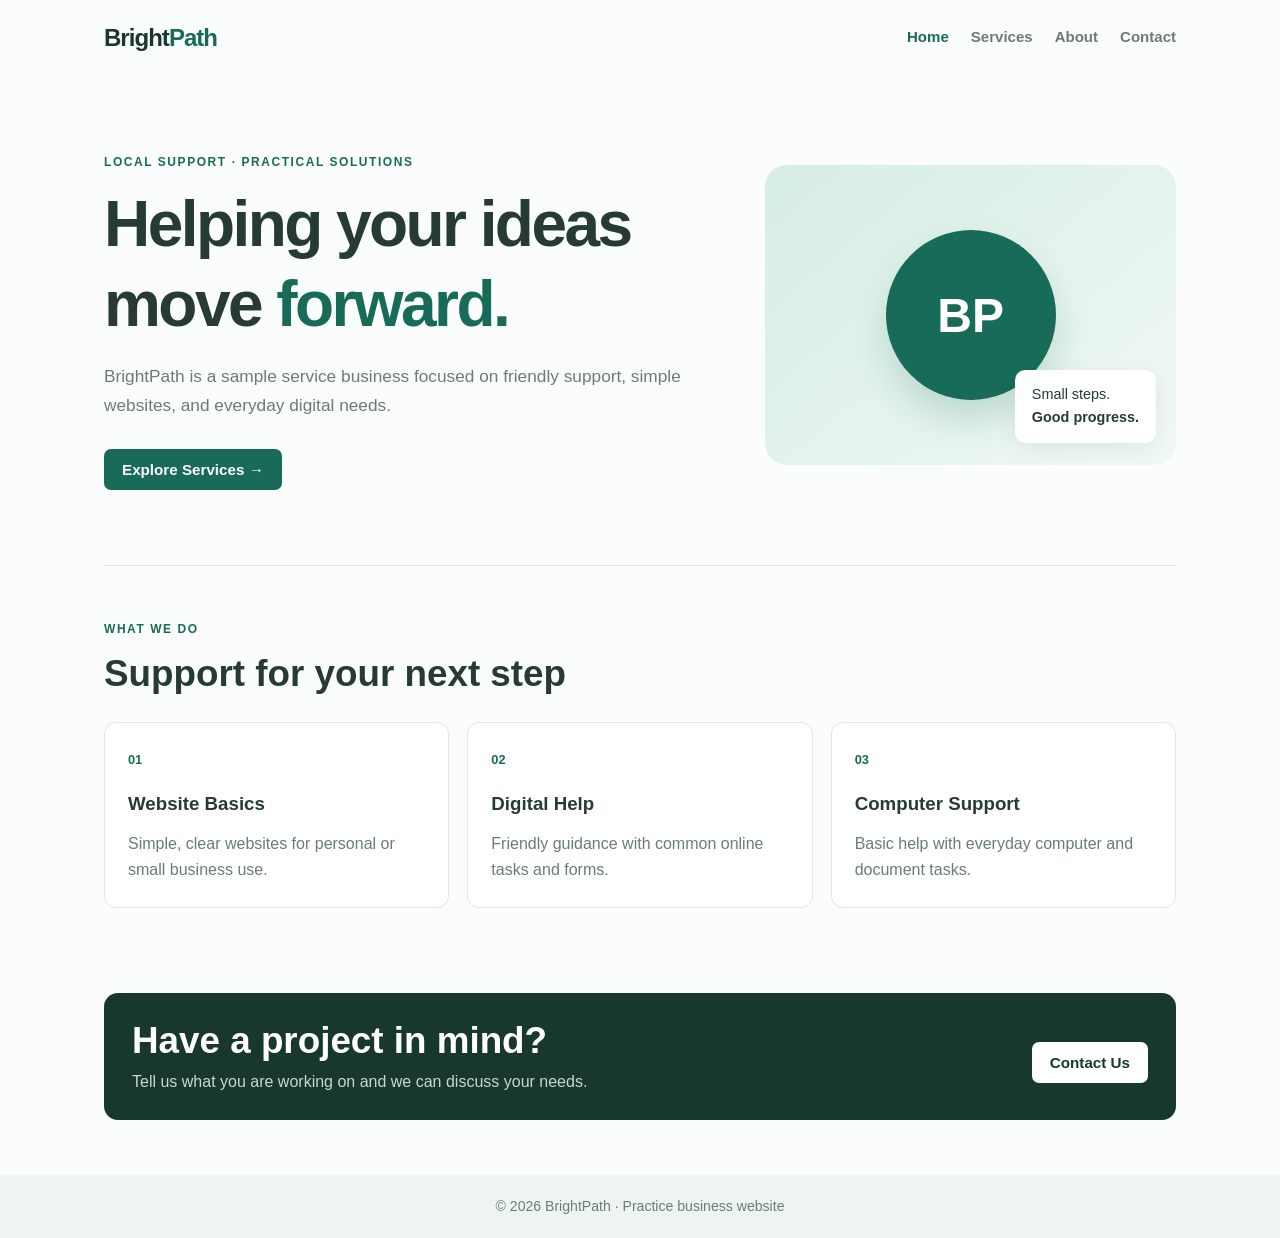
<file: index.html>
<!doctype html>
<html lang="en">
  <head>
    <meta charset="UTF-8" />
    <meta name="viewport" content="width=device-width, initial-scale=1.0" />
    <title>BrightPath | Home</title>
    <link rel="stylesheet" href="style.css" />
  </head>
  <body>
    <header class="header">
      <a class="logo" href="index.html">Bright<span>Path</span></a>
      <nav>
        <a class="active" href="index.html">Home</a>
         <a href="services.html">Services</a>
        <a href="about.html">About</a>
        <a href="contact.html">Contact</a>
      </nav>
    </header>
    <main>
      <section class="hero">
        <div>
          <p class="eyebrow">LOCAL SUPPORT · PRACTICAL SOLUTIONS</p>
          <h1>Helping your ideas move <span>forward.</span></h1>
          <p>
            BrightPath is a sample service business focused on friendly support,
            simple websites, and everyday digital needs.
          </p>
          <a class="button" href="services.html">Explore Services →</a>
        </div>
        <div class="hero-art">
          <div class="art-circle">BP</div>
          <div class="art-note">
            Small steps.<br /><strong>Good progress.</strong>
          </div>
        </div>
      </section>
      <section class="section">
        <p class="eyebrow">WHAT WE DO</p>
        <h2>Support for your next step</h2>
        <div class="cards">
          <article>
            <span>01</span>
            <h3>Website Basics</h3>
            <p>Simple, clear websites for personal or small business use.</p>
          </article>
          <article>
            <span>02</span>
            <h3>Digital Help</h3>
            <p>Friendly guidance with common online tasks and forms.</p>
          </article>
          <article>
            <span>03</span>
            <h3>Computer Support</h3>
            <p>Basic help with everyday computer and document tasks.</p>
          </article>
        </div>
      </section>
      <section class="callout">
        <div>
          <h2>Have a project in mind?</h2>
          <p>Tell us what you are working on and we can discuss your needs.</p>
        </div>
        <a class="button light" href="contact.html">Contact Us</a>
      </section>
    </main>
    <footer>© 2026 BrightPath · Practice business website</footer>
  </body>
</html>
</file>
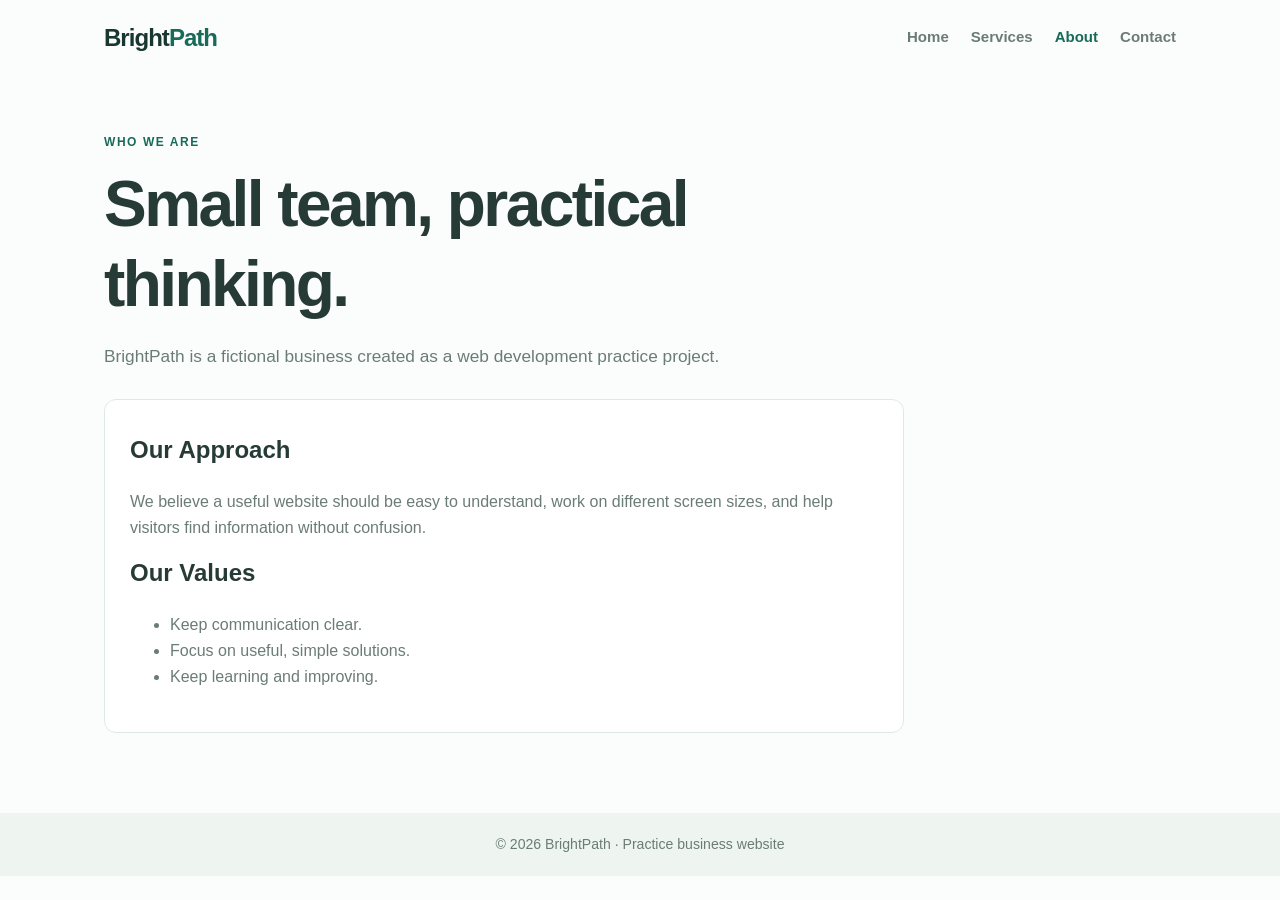
<file: about.html>
<!doctype html>
<html lang="en">
  <head>
    <meta charset="UTF-8" />
    <meta name="viewport" content="width=device-width, initial-scale=1.0" />
    <title>About | BrightPath</title>
    <link rel="stylesheet" href="style.css" />
  </head>
  <body>
    <header class="header">
      <a class="logo" href="index.html">Bright<span>Path</span></a>
      <nav>
        <a href="index.html">Home</a><a href="services.html">Services</a
        ><a class="active" href="about.html">About</a
        ><a href="contact.html">Contact</a>
      </nav>
    </header>
    <main class="inner-page">
      <p class="eyebrow">WHO WE ARE</p>
      <h1>Small team, practical thinking.</h1>
      <p class="lead">
        BrightPath is a fictional business created as a web development practice
        project.
      </p>
      <section class="about-panel">
        <h2>Our Approach</h2>
        <p>
          We believe a useful website should be easy to understand, work on
          different screen sizes, and help visitors find information without
          confusion.
        </p>
        <h2>Our Values</h2>
        <ul>
          <li>Keep communication clear.</li>
          <li>Focus on useful, simple solutions.</li>
          <li>Keep learning and improving.</li>
        </ul>
      </section>
    </main>
    <footer>© 2026 BrightPath · Practice business website</footer>
  </body>
</html>
</file>
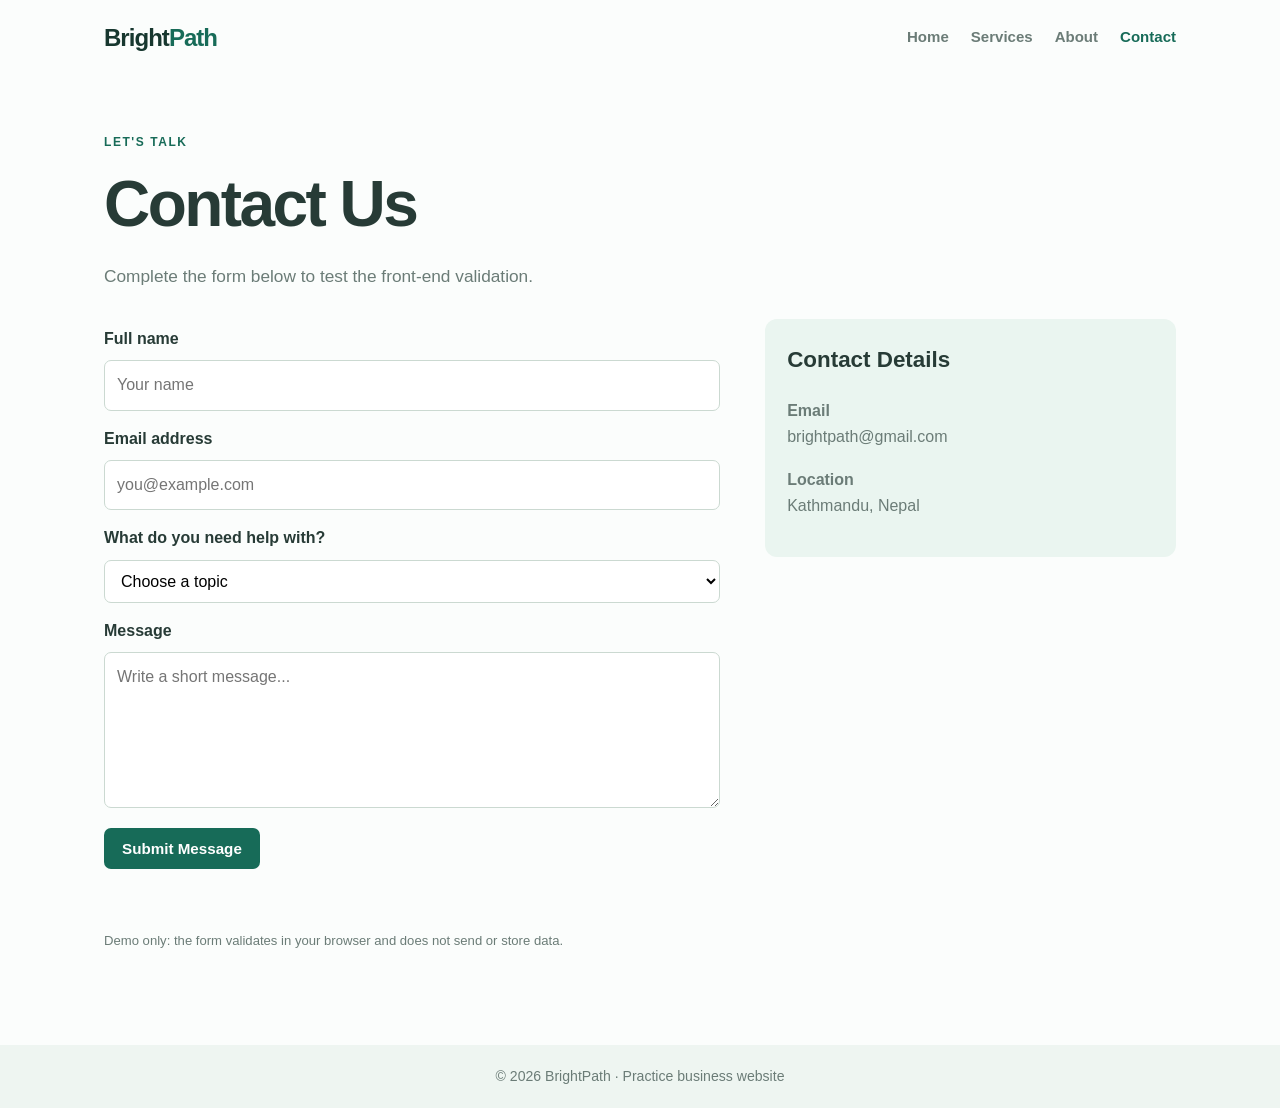
<file: contact.html>
<!doctype html>
<html lang="en">
  <head>
    <meta charset="UTF-8" />
    <meta name="viewport" content="width=device-width, initial-scale=1.0" />
    <title>Contact | BrightPath</title>
    <link rel="stylesheet" href="style.css" />
    <script src="script.js" defer></script>
  </head>
  <body>
    <header class="header">
      <a class="logo" href="index.html">Bright<span>Path</span></a>
      <nav>
        <a href="index.html">Home</a><a href="services.html">Services</a
        ><a href="about.html">About</a
        ><a class="active" href="contact.html">Contact</a>
      </nav>
    </header>
    <main class="inner-page">
      <p class="eyebrow">LET'S TALK</p>
      <h1>Contact Us</h1>
      <p class="lead">
        Complete the form below to test the front-end validation.
      </p>
      <section class="contact-panel">
        <form id="contactForm">
          <label for="name">Full name</label
          ><input
            id="name"
            name="name"
            required
            minlength="2"
            placeholder="Your name"
          /><label for="email">Email address</label
          ><input
            id="email"
            name="email"
            type="email"
            required
            placeholder="you@example.com"
          /><label for="topic">What do you need help with?</label
          ><select id="topic" name="topic" required>
            <option value="">Choose a topic</option>
            <option>Website Design</option>
            <option>Computer Assistance</option>
            <option>Online Form Support</option>
            <option>Other</option></select
          ><label for="message">Message</label
          ><textarea
            id="message"
            name="message"
            rows="5"
            required
            minlength="10"
            placeholder="Write a short message..."
          ></textarea
          ><button class="button" type="submit">Submit Message</button>
          <p id="formMessage" aria-live="polite"></p>
          <p class="small">
            Demo only: the form validates in your browser and does not send or
            store data.
          </p>
        </form>
        <aside>
          <h2>Contact Details</h2>
          <p><strong>Email</strong><br />brightpath@gmail.com</p>
          <p>
            <strong>Location</strong><br />Kathmandu, Nepal 
          </p>
        </aside>
      </section>
    </main>
    <footer>© 2026 BrightPath · Practice business website</footer>
  </body>
</html>
</file>
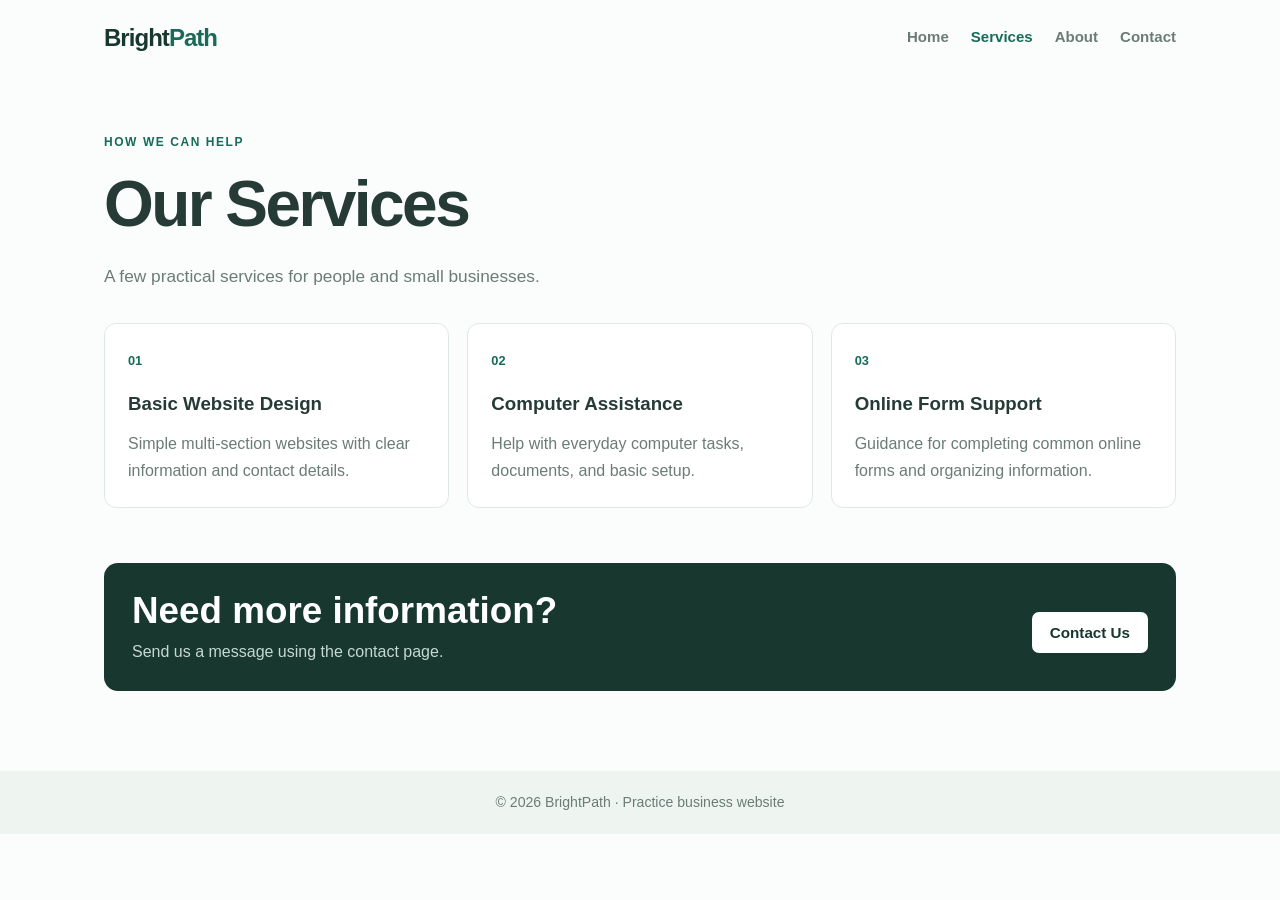
<file: services.html>
<!doctype html>
<html lang="en">
  <head>
    <meta charset="UTF-8" />
    <meta name="viewport" content="width=device-width, initial-scale=1.0" />
    <title>Services | BrightPath</title>
    <link rel="stylesheet" href="style.css" />
  </head>
  <body>
    <header class="header">
      <a class="logo" href="index.html">Bright<span>Path</span></a>
      <nav>
        <a href="index.html">Home</a
        ><a class="active" href="services.html">Services</a
        ><a href="about.html">About</a><a href="contact.html">Contact</a>
      </nav>
    </header>
    <main class="inner-page">
      <p class="eyebrow">HOW WE CAN HELP</p>
      <h1>Our Services</h1>
      <p class="lead">
        A few practical services for people and small businesses.
      </p>
      <div class="cards service-cards">
        <article>
          <span>01</span>
          <h3>Basic Website Design</h3>
          <p>
            Simple multi-section websites with clear information and contact
            details.
          </p>
        </article>
        <article>
          <span>02</span>
          <h3>Computer Assistance</h3>
          <p>Help with everyday computer tasks, documents, and basic setup.</p>
        </article>
        <article>
          <span>03</span>
          <h3>Online Form Support</h3>
          <p>
            Guidance for completing common online forms and organizing
            information.
          </p>
        </article>
      </div>
      <section class="callout">
        <div>
          <h2>Need more information?</h2>
          <p>Send us a message using the contact page.</p>
        </div>
        <a class="button light" href="contact.html">Contact Us</a>
      </section>
    </main>
    <footer>© 2026 BrightPath · Practice business website</footer>
  </body>
</html>
</file>
<file: style.css>
* {
  box-sizing: border-box;
}
:root {
  --green: #176b58;
  --dark: #17372f;
  --text: #273b36;
  --muted: #6b7c77;
  --pale: #eaf5f0;
  --line: #dfe9e4;
}
body {
  margin: 0;
  font-family: Arial, sans-serif;
  line-height: 1.65;
  color: var(--text);
  background: #fbfdfc;
}
.header {
  max-width: 1120px;
  margin: auto;
  padding: 18px 24px;
  display: flex;
  justify-content: space-between;
  align-items: center;
  gap: 22px;
}
.logo {
  color: var(--dark);
  font-size: 1.5rem;
  font-weight: 800;
  text-decoration: none;
  letter-spacing: -0.04em;
}
.logo span {
  color: var(--green);
}
nav {
  display: flex;
  flex-wrap: wrap;
  gap: 22px;
}
nav a {
  color: var(--muted);
  text-decoration: none;
  font-weight: 600;
  font-size: 0.94rem;
}
nav a:hover,
nav a.active {
  color: var(--green);
}
main {
  max-width: 1120px;
  margin: auto;
  padding: 0 24px;
}
.hero {
  display: grid;
  grid-template-columns: 1.2fr 0.8fr;
  align-items: center;
  gap: 45px;
  padding: 65px 0 75px;
}
.eyebrow {
  color: var(--green);
  letter-spacing: 0.13em;
  font-size: 0.75rem;
  font-weight: 800;
}
h1,
h2,
h3 {
  line-height: 1.25;
}
h1 {
  font-size: clamp(2.5rem, 5vw, 4rem);
  letter-spacing: -0.04em;
  margin: 10px 0 18px;
}
h1 span {
  color: var(--green);
}
.hero p:not(.eyebrow),
.lead {
  color: var(--muted);
  font-size: 1.08rem;
  max-width: 620px;
}
.button {
  display: inline-block;
  margin-top: 12px;
  padding: 12px 18px;
  background: var(--green);
  color: white;
  border: 0;
  border-radius: 7px;
  font:
    700 0.95rem Arial,
    sans-serif;
  text-decoration: none;
  cursor: pointer;
}
.button:hover {
  background: #105443;
}
.hero-art {
  min-height: 300px;
  border-radius: 22px;
  background: linear-gradient(140deg, #d6eee4, #f1f8f4);
  display: grid;
  place-items: center;
  position: relative;
}
.art-circle {
  width: 170px;
  height: 170px;
  display: grid;
  place-items: center;
  border-radius: 50%;
  background: var(--green);
  color: white;
  font-size: 3rem;
  font-weight: 800;
  box-shadow: 0 20px 35px #176b5830;
}
.art-note {
  position: absolute;
  bottom: 22px;
  right: 20px;
  background: white;
  padding: 13px 17px;
  border-radius: 10px;
  box-shadow: 0 6px 20px #17372f12;
  font-size: 0.9rem;
}
.section {
  padding: 42px 0 60px;
  border-top: 1px solid var(--line);
}
h2 {
  font-size: clamp(1.7rem, 3vw, 2.3rem);
  margin: 5px 0 24px;
}
.cards {
  display: grid;
  grid-template-columns: repeat(3, 1fr);
  gap: 18px;
  margin-top: 25px;
}
.cards article {
  background: white;
  padding: 23px;
  border: 1px solid var(--line);
  border-radius: 12px;
}
.cards article span {
  color: var(--green);
  font-weight: 800;
  font-size: 0.8rem;
}
.cards h3 {
  margin-bottom: 7px;
}
.cards p {
  color: var(--muted);
  margin-bottom: 0;
}
.callout {
  display: flex;
  align-items: center;
  justify-content: space-between;
  gap: 20px;
  margin: 25px 0 55px;
  padding: 25px 28px;
  background: var(--dark);
  border-radius: 14px;
  color: white;
}
.callout h2 {
  margin: 0 0 5px;
}
.callout p {
  margin: 0;
  color: #c6d8d1;
}
.button.light {
  color: var(--dark);
  background: white;
  white-space: nowrap;
}
footer {
  text-align: center;
  padding: 20px;
  background: #eef5f1;
  color: var(--muted);
  font-size: 0.88rem;
}
.inner-page {
  min-height: 65vh;
  padding-top: 45px;
  padding-bottom: 25px;
}
.inner-page > h1 {
  max-width: 800px;
}
.service-cards {
  margin: 32px 0 55px;
}
.about-panel {
  max-width: 800px;
  padding: 25px;
  border: 1px solid var(--line);
  border-radius: 12px;
  background: white;
  margin: 28px 0 55px;
}
.about-panel h2 {
  margin-top: 10px;
  font-size: 1.5rem;
}
.about-panel p,
.about-panel li {
  color: var(--muted);
}
.contact-panel {
  display: grid;
  grid-template-columns: 1.2fr 0.8fr;
  gap: 45px;
  margin: 28px 0 55px;
}
form {
  display: grid;
  gap: 8px;
}
input,
textarea,
select {
  width: 100%;
  padding: 11px 12px;
  border: 1px solid #cbd9d1;
  border-radius: 7px;
  background: white;
  font: inherit;
}
form label {
  font-weight: 700;
  margin-top: 7px;
}
form .button {
  justify-self: start;
}
#formMessage {
  font-weight: 700;
  color: var(--green);
}
.small {
  color: var(--muted);
  font-size: 0.82rem;
}
aside {
  background: var(--pale);
  padding: 22px;
  border-radius: 12px;
  align-self: start;
}
aside h2 {
  font-size: 1.4rem;
}
aside p {
  color: var(--muted);
}
@media (max-width: 760px) {
  .hero {
    grid-template-columns: 1fr;
    gap: 25px;
    padding: 40px 0 50px;
  }
  .hero-art {
    min-height: 240px;
  }
  .cards {
    grid-template-columns: 1fr;
  }
  .contact-panel {
    grid-template-columns: 1fr;
    gap: 25px;
  }
  .callout {
    align-items: flex-start;
    flex-direction: column;
  }
}
@media (max-width: 520px) {
  .header {
    align-items: flex-start;
    flex-direction: column;
  }
  nav {
    gap: 12px;
  }
  main {
    padding: 0 17px;
  }
  .inner-page {
    padding-top: 30px;
  }
  .art-circle {
    width: 135px;
    height: 135px;
  }
}
</file>
